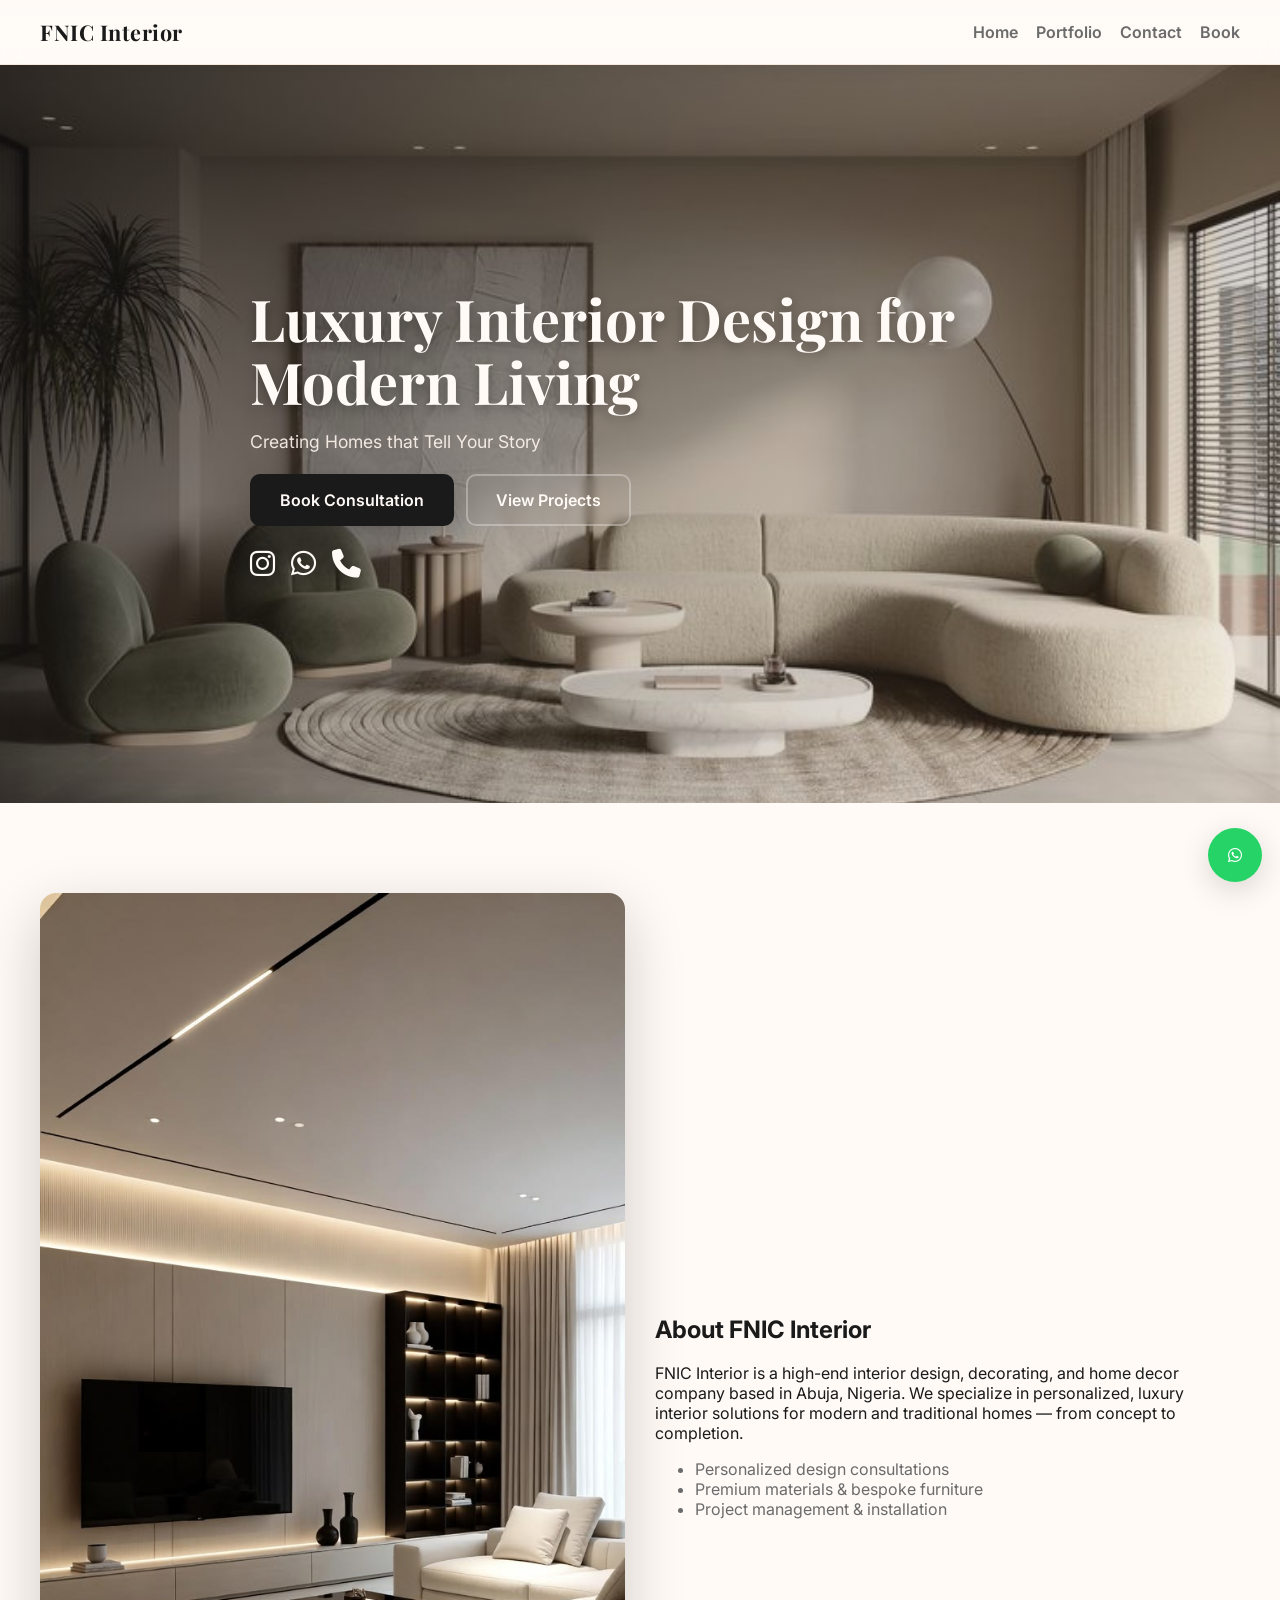
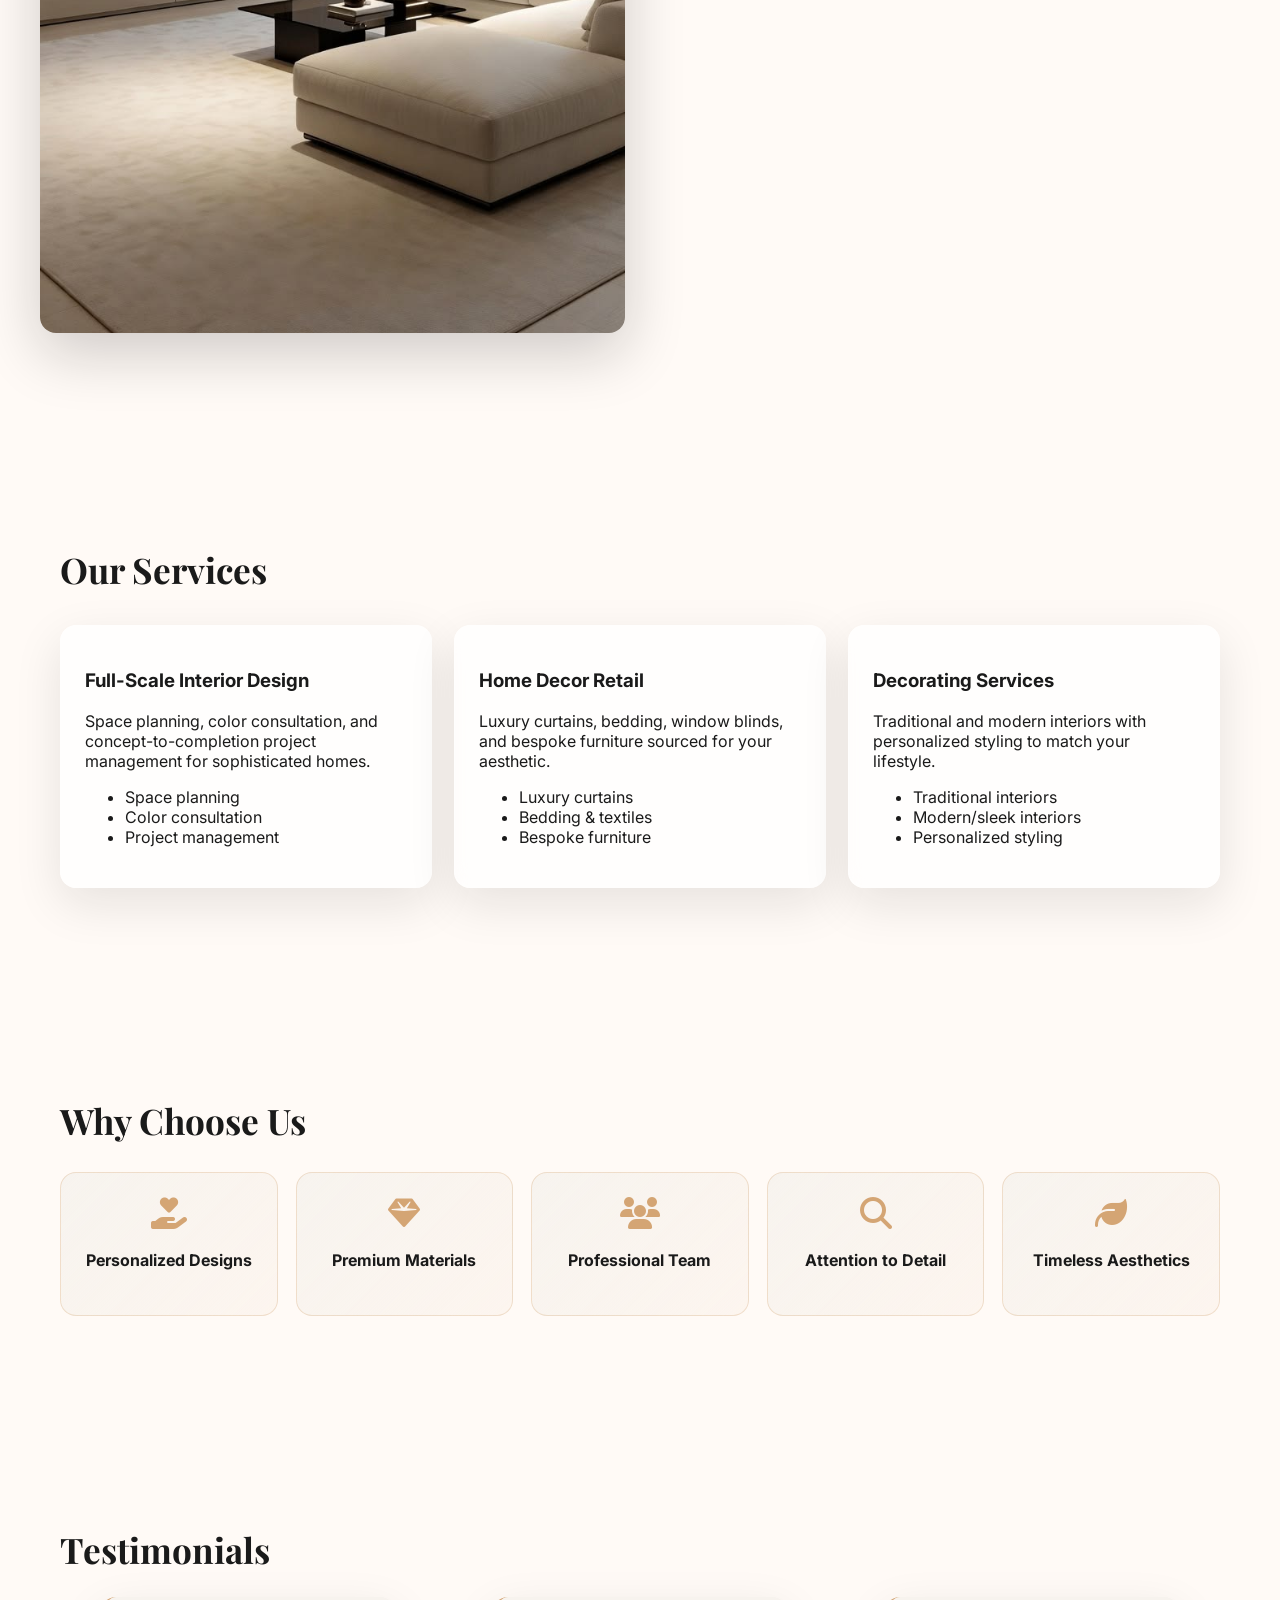
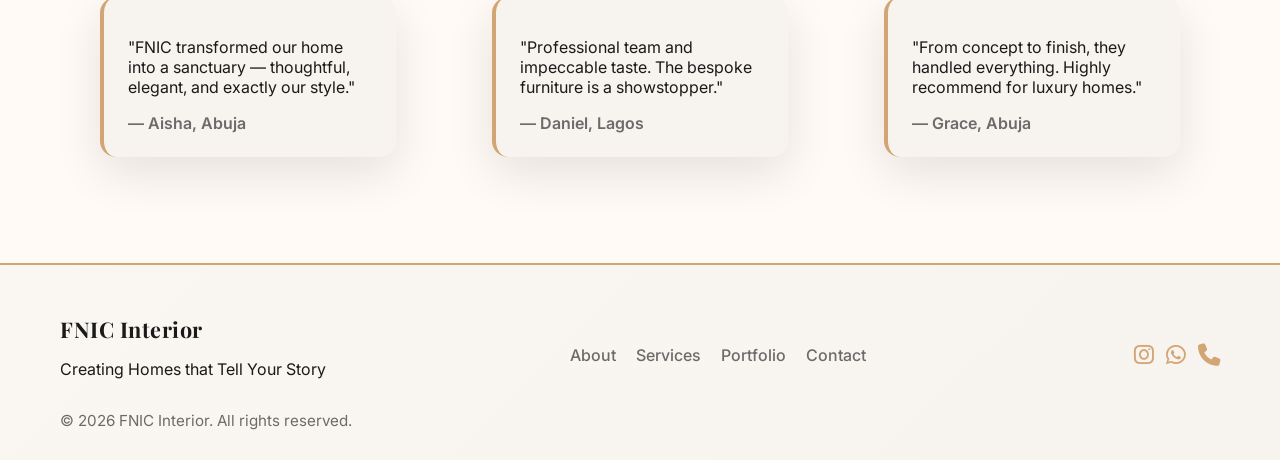
<file: index.html>
<!doctype html>
<html lang="en">
<head>
  <meta charset="utf-8" />
  <meta name="viewport" content="width=device-width, initial-scale=1" />
  <title>FNIC Interior — Creating Homes that Tell Your Story</title>
  <!-- Google Fonts -->
  <link href="https://fonts.googleapis.com/css2?family=Inter:wght@300;400;600&family=Playfair+Display:wght@400;600;700&display=swap" rel="stylesheet">
  <!-- Font Awesome -->
  <link rel="stylesheet" href="https://cdnjs.cloudflare.com/ajax/libs/font-awesome/6.4.0/css/all.min.css">
  <link rel="stylesheet" href="style.css">
  <script defer src="script.js"></script>
</head>
<body>
  <header class="site-header">
    <div class="container header-inner">
      <a class="brand" href="#">FNIC Interior</a>
      <nav class="nav" id="nav">
        <ul>
          <li><a href="index.html">Home</a></li>
          <li><a href="portfolio.html">Portfolio</a></li>
          <li><a href="contact.html">Contact</a></li>
          <li><a href="contact.html">Book</a></li>
        </ul>
      </nav>
      <button class="nav-toggle" aria-label="Toggle navigation" id="navToggle"><i class="fas fa-bars"></i></button>
    </div>
  </header>

  <main>
    <!-- Hero -->
    <section id="hero" class="hero" style="background-image:url('images/novint%201.jpeg')">
      <div class="hero-overlay"></div>
      <div class="container hero-inner">
        <div class="hero-content reveal">
          <h1>Luxury Interior Design for Modern Living</h1>
          <p class="tagline">Creating Homes that Tell Your Story</p>
          <div class="hero-cta">
            <a class="btn btn-primary" href="contact.html">Book Consultation</a>
            <a class="btn btn-ghost" href="portfolio.html">View Projects</a>
          </div>
          <div class="hero-socials">
            <a href="https://www.instagram.com/mfilker/" target="_blank"><i class="fab fa-instagram"></i></a>
            <a href="https://wa.me/2347032987509" target="_blank"><i class="fab fa-whatsapp"></i></a>
            <a href="tel:+2347032987509"><i class="fas fa-phone"></i></a>
          </div>
        </div>
      </div>
    </section>

    <!-- About -->
    <section id="about" class="section about container">
      <div class="about-grid">
        <div class="about-media reveal">
          <img src="images/novint2.jpeg" alt="Luxury interior">
        </div>
        <div class="about-content reveal">
          <h2>About FNIC Interior</h2>
          <p>FNIC Interior is a high-end interior design, decorating, and home decor company based in Abuja, Nigeria. We specialize in personalized, luxury interior solutions for modern and traditional homes — from concept to completion.</p>
          <ul class="about-list">
            <li>Personalized design consultations</li>
            <li>Premium materials & bespoke furniture</li>
            <li>Project management & installation</li>
          </ul>
        </div>
      </div>
    </section>

    <!-- Services -->
    <section id="services" class="section services">
      <div class="container">
        <h2 class="section-title reveal">Our Services</h2>
        <div class="services-grid">
          <article class="service-card reveal">
            <h3>Full-Scale Interior Design</h3>
            <p>Space planning, color consultation, and concept-to-completion project management for sophisticated homes.</p>
            <ul>
              <li>Space planning</li>
              <li>Color consultation</li>
              <li>Project management</li>
            </ul>
          </article>

          <article class="service-card reveal">
            <h3>Home Decor Retail</h3>
            <p>Luxury curtains, bedding, window blinds, and bespoke furniture sourced for your aesthetic.</p>
            <ul>
              <li>Luxury curtains</li>
              <li>Bedding & textiles</li>
              <li>Bespoke furniture</li>
            </ul>
          </article>

          <article class="service-card reveal">
            <h3>Decorating Services</h3>
            <p>Traditional and modern interiors with personalized styling to match your lifestyle.</p>
            <ul>
              <li>Traditional interiors</li>
              <li>Modern/sleek interiors</li>
              <li>Personalized styling</li>
            </ul>
          </article>
        </div>
      </div>
    </section>

    <!-- Portfolio link moved to separate page: portfolio.html -->

    <!-- Why Choose Us -->
    <section id="why" class="section why">
      <div class="container">
        <h2 class="section-title reveal">Why Choose Us</h2>
        <div class="why-grid">
          <div class="why-item reveal"><i class="fas fa-hand-holding-heart"></i><h4>Personalized Designs</h4></div>
          <div class="why-item reveal"><i class="fas fa-gem"></i><h4>Premium Materials</h4></div>
          <div class="why-item reveal"><i class="fas fa-users"></i><h4>Professional Team</h4></div>
          <div class="why-item reveal"><i class="fas fa-search"></i><h4>Attention to Detail</h4></div>
          <div class="why-item reveal"><i class="fas fa-leaf"></i><h4>Timeless Aesthetics</h4></div>
        </div>
      </div>
    </section>

    <!-- Testimonials -->
    <section id="testimonials" class="section testimonials">
      <div class="container">
        <h2 class="section-title reveal">Testimonials</h2>
        <div class="test-grid">
          <blockquote class="test-card reveal">
            <p>"FNIC transformed our home into a sanctuary — thoughtful, elegant, and exactly our style."</p>
            <footer>— Aisha, Abuja</footer>
          </blockquote>

          <blockquote class="test-card reveal">
            <p>"Professional team and impeccable taste. The bespoke furniture is a showstopper."</p>
            <footer>— Daniel, Lagos</footer>
          </blockquote>

          <blockquote class="test-card reveal">
            <p>"From concept to finish, they handled everything. Highly recommend for luxury homes."</p>
            <footer>— Grace, Abuja</footer>
          </blockquote>
        </div>
      </div>
    </section>

    <!-- Contact moved to separate page: contact.html -->
  </main>

  <!-- WhatsApp Floating Button -->
  <a class="whatsapp-fab" href="https://wa.me/2347032987509" target="_blank" aria-label="Chat on WhatsApp"><i class="fab fa-whatsapp"></i></a>

  <!-- Footer -->
  <footer class="site-footer">
    <div class="container footer-grid">
      <div>
        <a class="brand" href="#">FNIC Interior</a>
        <p class="muted">Creating Homes that Tell Your Story</p>
      </div>
      <div class="footer-links">
        <a href="#about">About</a>
        <a href="#services">Services</a>
        <a href="#portfolio">Portfolio</a>
        <a href="#contact">Contact</a>
      </div>
      <div class="socials">
        <a href="https://www.instagram.com/mfilker/" target="_blank"><i class="fab fa-instagram"></i></a>
        <a href="https://wa.me/2347032987509" target="_blank"><i class="fab fa-whatsapp"></i></a>
        <a href="tel:+2347032987509"><i class="fas fa-phone"></i></a>
      </div>
    </div>
    <div class="container copyright">© <span id="year"></span> FNIC Interior. All rights reserved.</div>
  </footer>
</body>
</html>
</file>
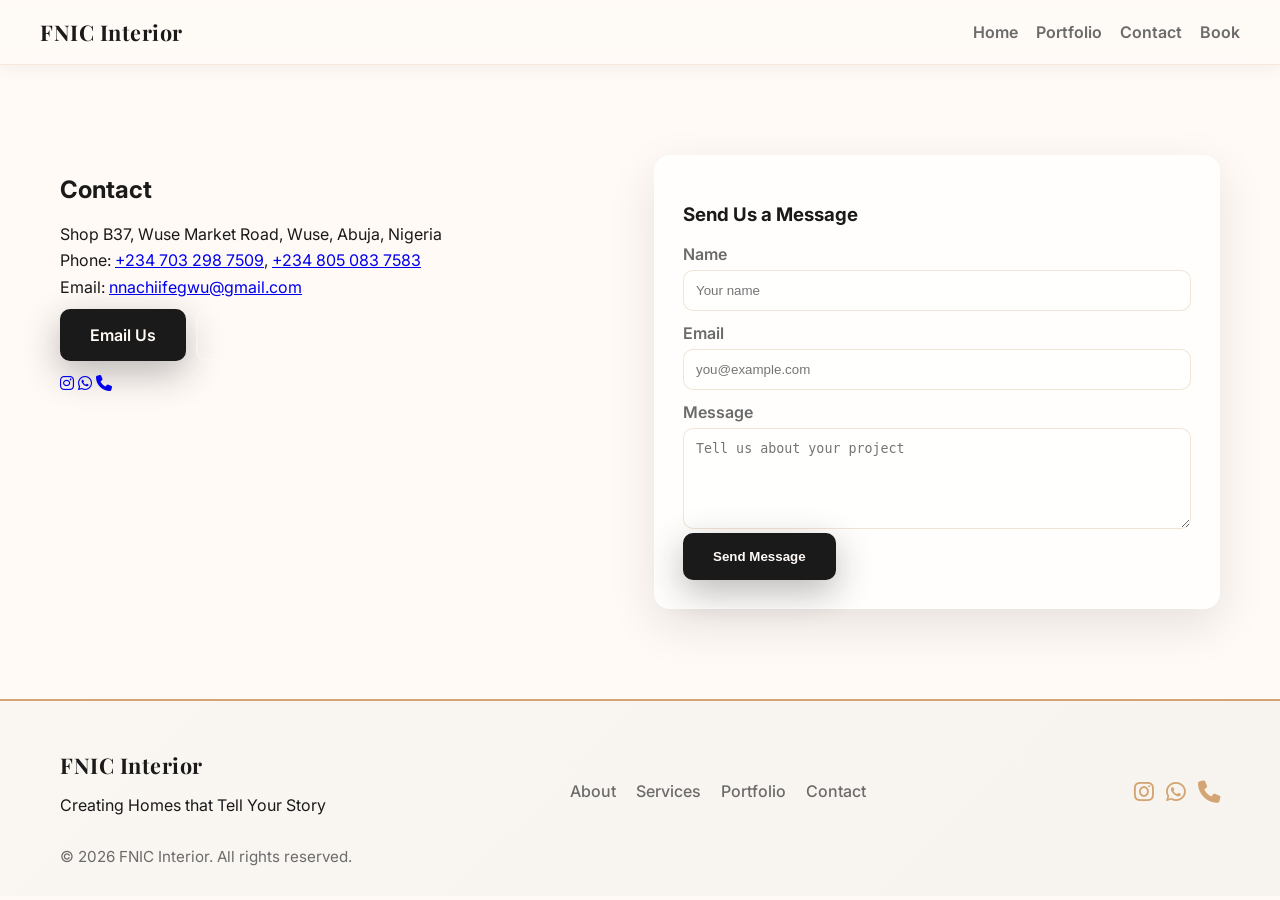
<file: contact.html>
<!doctype html>
<html lang="en">
<head>
  <meta charset="utf-8">
  <meta name="viewport" content="width=device-width, initial-scale=1">
  <title>Contact — FNIC Interior</title>
  <link href="https://fonts.googleapis.com/css2?family=Inter:wght@300;400;600&family=Playfair+Display:wght@400;600;700&display=swap" rel="stylesheet">
  <link rel="stylesheet" href="https://cdnjs.cloudflare.com/ajax/libs/font-awesome/6.4.0/css/all.min.css">
  <link rel="stylesheet" href="style.css">
  <script defer src="script.js"></script>
</head>
<body>
  <header class="site-header">
    <div class="container header-inner">
      <a class="brand" href="index.html">FNIC Interior</a>
      <nav class="nav">
        <ul>
          <li><a href="index.html">Home</a></li>
          <li><a href="portfolio.html">Portfolio</a></li>
          <li><a href="contact.html">Contact</a></li>
          <li><a href="contact.html">Book</a></li>
        </ul>
      </nav>
      <button class="nav-toggle" aria-label="Toggle navigation"><i class="fas fa-bars"></i></button>
    </div>
  </header>

  <main>
    <!-- Contact Section -->
    <section class="section contact">
      <div class="container contact-grid">
        <div class="contact-info">
          <h1>Contact</h1>
          <p>Shop B37, Wuse Market Road, Wuse, Abuja, Nigeria</p>
          <p>Phone: <a href="tel:+2347032987509">+234 703 298 7509</a>, <a href="tel:+2348050837583">+234 805 083 7583</a></p>
          <p>Email: <a href="mailto:nnachiifegwu@gmail.com">nnachiifegwu@gmail.com</a></p>
          <div class="contact-quick">
            <a class="btn btn-primary" href="mailto:nnachiifegwu@gmail.com">Email Us</a>
            <a class="btn btn-ghost" href="tel:+2347032987509">Call</a>
          </div>
          <div class="contact-socials">
            <a href="https://www.instagram.com/mfilker/" target="_blank"><i class="fab fa-instagram"></i></a>
            <a href="https://wa.me/2347032987509" target="_blank"><i class="fab fa-whatsapp"></i></a>
            <a href="tel:+2347032987509"><i class="fas fa-phone"></i></a>
          </div>
          <div class="map-wrap">
            <iframe title="FNIC Location" src="https://www.google.com/maps/embed?pb=!1m18!1m12!1m3!1d3966.1234567890123!2d7.4722!3d9.0765!2m3!1f0!2f0!3f0!3m2!1i1024!2i768!4f13.1!3m3!1m2!1s0x0%3A0x0!2zOsKwMDQnMDAnMCJOIDfCsDI4JzA2LjAiRQ!5e0!3m2!1sen!2sng!4v0000000000000" loading="lazy"></iframe>
          </div>
        </div>

        <form class="contact-form" id="contactForm">
          <h3>Send Us a Message</h3>
          <label for="name">Name</label>
          <input id="name" name="name" type="text" placeholder="Your name" required>
          <label for="email">Email</label>
          <input id="email" name="email" type="email" placeholder="you@example.com" required>
          <label for="message">Message</label>
          <textarea id="message" name="message" rows="5" placeholder="Tell us about your project" required></textarea>
          <button class="btn btn-primary" type="submit">Send Message</button>
        </form>
      </div>
    </section>
  </main>

  <footer class="site-footer">
    <div class="container footer-grid">
      <div>
        <a class="brand" href="index.html">FNIC Interior</a>
        <p class="muted">Creating Homes that Tell Your Story</p>
      </div>
      <div class="footer-links">
        <a href="index.html#about">About</a>
        <a href="index.html#services">Services</a>
        <a href="portfolio.html">Portfolio</a>
        <a href="contact.html">Contact</a>
      </div>
      <div class="socials">
        <a href="https://www.instagram.com/mfilker/" target="_blank"><i class="fab fa-instagram"></i></a>
        <a href="https://wa.me/2347032987509" target="_blank"><i class="fab fa-whatsapp"></i></a>
        <a href="tel:+2347032987509"><i class="fas fa-phone"></i></a>
      </div>
    </div>
    <div class="container copyright">© <span id="year"></span> FNIC Interior. All rights reserved.</div>
  </footer>
</body>
</html>
</file>
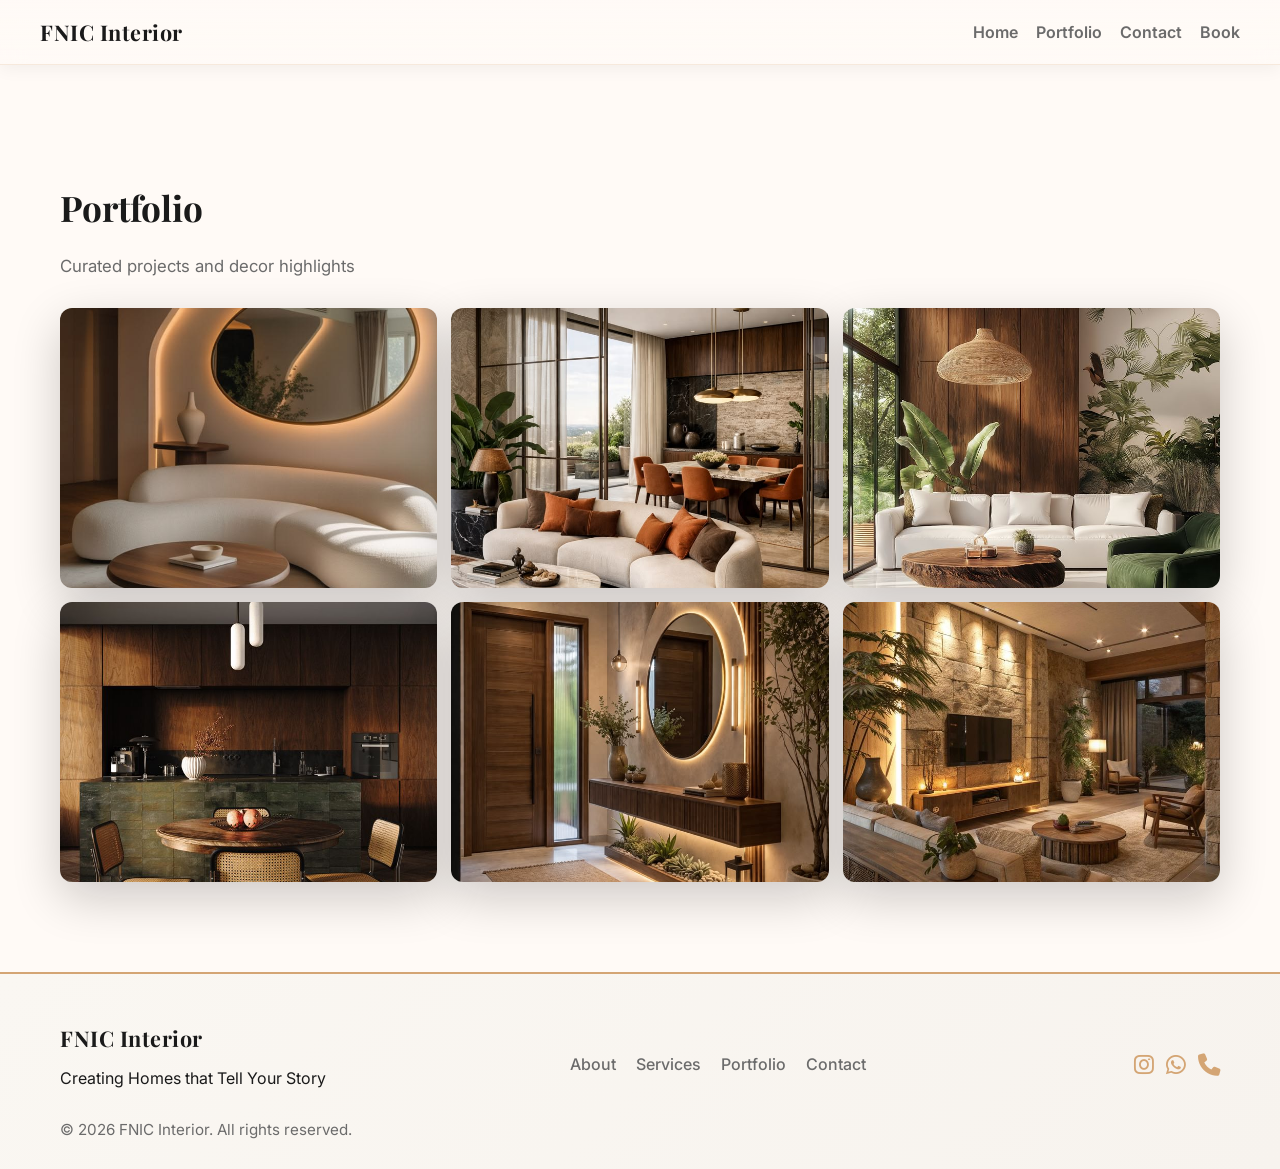
<file: portfolio.html>
<!doctype html>
<html lang="en">
<head>
  <meta charset="utf-8">
  <meta name="viewport" content="width=device-width, initial-scale=1">
  <title>Portfolio — FNIC Interior</title>
  <link href="https://fonts.googleapis.com/css2?family=Inter:wght@300;400;600&family=Playfair+Display:wght@400;600;700&display=swap" rel="stylesheet">
  <link rel="stylesheet" href="https://cdnjs.cloudflare.com/ajax/libs/font-awesome/6.4.0/css/all.min.css">
  <link rel="stylesheet" href="style.css">
  <script defer src="script.js"></script>
</head>
<body>
  <header class="site-header">
    <div class="container header-inner">
      <a class="brand" href="index.html">FNIC Interior</a>
      <nav class="nav">
        <ul>
          <li><a href="index.html">Home</a></li>
          <li><a href="portfolio.html">Portfolio</a></li>
          <li><a href="contact.html">Contact</a></li>
          <li><a href="contact.html">Book</a></li>
        </ul>
      </nav>
      <button class="nav-toggle" aria-label="Toggle navigation"><i class="fas fa-bars"></i></button>
    </div>
  </header>

  <main>
    <section class="section portfolio">
      <div class="container">
        <h1 class="section-title">Portfolio</h1>
        <p class="section-sub">Curated projects and decor highlights</p>
        <div class="portfolio-grid">
          <div class="port-item"><img src="images/novint3.jpeg" alt="Modern Living Room"></div>
          <div class="port-item"><img src="images/novint4.jpeg" alt="Elegant Bedroom"></div>
          <div class="port-item"><img src="images/novint6.jpeg" alt="Contemporary Minimalist"></div>
          <div class="port-item"><img src="images/novint7.jpeg" alt="Luxury Dining Space"></div>
          <div class="port-item"><img src="images/novint8.jpeg" alt="Design Detail"></div>
          <div class="port-item"><img src="images/novint9.jpeg" alt="Cozy Interior"></div>
        </div>
      </div>
    </section>
  </main>

  <footer class="site-footer">
    <div class="container footer-grid">
      <div>
        <a class="brand" href="index.html">FNIC Interior</a>
        <p class="muted">Creating Homes that Tell Your Story</p>
      </div>
      <div class="footer-links">
        <a href="index.html#about">About</a>
        <a href="index.html#services">Services</a>
        <a href="portfolio.html">Portfolio</a>
        <a href="contact.html">Contact</a>
      </div>
      <div class="socials">
        <a href="https://www.instagram.com/mfilker/" target="_blank"><i class="fab fa-instagram"></i></a>
        <a href="https://wa.me/2347032987509" target="_blank"><i class="fab fa-whatsapp"></i></a>
        <a href="tel:+2347032987509"><i class="fas fa-phone"></i></a>
      </div>
    </div>
    <div class="container copyright">© <span id="year"></span> FNIC Interior. All rights reserved.</div>
  </footer>
</body>
</html>
</file>
<file: style.css>
/* FNIC Interior — style.css
   Clean, minimal, luxurious palette with glassmorphism and smooth animations
*/

:root{
  --beige: #d9cdb6;
  --cream: #f7f3ee;
  --warm-white: #fffaf6;
  --soft-black: #1a1a1a;
  --gold: #d4a574;
  --gold-dark: #9d7e4f;
  --muted: #6b6b6b;
  --glass: rgba(255,255,255,0.75);
  --glass-2: rgba(19,19,19,0.06);
  --radius: 16px;
}

*{box-sizing:border-box}
html{scroll-behavior:smooth}
body{
  font-family: "Inter", system-ui, -apple-system, "Segoe UI", Roboto, "Helvetica Neue", Arial;
  color:var(--soft-black);
  background:var(--warm-white);
  margin:0;
  -webkit-font-smoothing:antialiased;
  -moz-osx-font-smoothing:grayscale;
}

.container{max-width:1200px;margin:0 auto;padding:0 20px}

/* Header */
.site-header{position:sticky;top:0;background:linear-gradient(180deg, rgba(255,250,246,0.95), rgba(255,250,246,0.8));backdrop-filter: blur(12px);z-index:50;border-bottom:1px solid rgba(212,165,116,0.2);box-shadow:0 4px 16px rgba(0,0,0,0.05)}
.header-inner{display:flex;align-items:center;justify-content:space-between;padding:18px 0}
.brand{font-family: 'Playfair Display', serif;font-size:1.35rem;color:var(--soft-black);text-decoration:none;font-weight:700;letter-spacing:.5px}
.nav ul{display:flex;gap:18px;list-style:none;margin:0;padding:0}
.nav a{color:var(--muted);text-decoration:none;font-weight:600;transition:all .3s ease;position:relative}
.nav a:hover{color:var(--gold)}
.nav-toggle{display:none;border:0;background:none;font-size:1.1rem}

/* Hero */
.hero{min-height:82vh;display:flex;align-items:center;position:relative;background-size:cover;background-position:center;color:var(--warm-white)}
.hero-overlay{position:absolute;inset:0;background:linear-gradient(135deg, rgba(26,26,26,0.5), rgba(212,165,116,0.15));}
.hero-inner{position:relative;z-index:2;padding:80px 0}
.hero-content{max-width:780px}
.hero h1{font-family: 'Playfair Display', serif;font-size:3.6rem;margin:0 0 12px;color:var(--warm-white);line-height:1.1;font-weight:700;text-shadow:0 4px 12px rgba(0,0,0,0.3)}
.tagline{color:rgba(255,245,238,0.9);margin-bottom:22px;font-size:1.1rem}
.hero-cta{display:flex;gap:12px}
.hero-socials{display:flex;gap:16px;margin-top:20px}
.hero-socials a{color:var(--warm-white);font-size:1.8rem;text-decoration:none;transition:all .3s ease;filter:drop-shadow(0 2px 8px rgba(0,0,0,0.3))}
.hero-socials a:hover{transform:scale(1.2) translateY(-3px);color:var(--gold);filter:drop-shadow(0 4px 12px rgba(212,165,116,0.5))}
.btn{display:inline-flex;align-items:center;gap:10px;padding:14px 28px;border-radius:10px;text-decoration:none;font-weight:600;transition:all .3s cubic-bezier(.2,.9,.2,1)}
.btn-primary{background:var(--soft-black);color:var(--warm-white);box-shadow:0 12px 36px rgba(26,26,26,0.3);border:2px solid var(--soft-black)}
.btn-primary:hover{background:var(--gold);color:var(--soft-black);transform:translateY(-2px);box-shadow:0 16px 48px rgba(212,165,116,0.4)}
.btn-ghost{background:transparent;border:2px solid rgba(255,255,255,0.3);color:var(--warm-white);backdrop-filter:blur(4px)}
.btn-ghost:hover{border-color:var(--gold);color:var(--gold);background:rgba(212,165,116,0.1)}

/* Sections */
.section{padding:90px 0}
.section-title{font-family:'Playfair Display', serif;font-size:2.2rem;margin-bottom:8px;color:var(--soft-black);font-weight:700;position:relative;display:inline-block}\n.section-title::after{content:'';position:absolute;bottom:-8px;left:0;width:60px;height:3px;background:var(--gold)}
.section-sub{color:var(--muted);margin-bottom:32px;font-size:1.05rem}

/* About */
.about-grid{display:grid;grid-template-columns:1fr 1fr;gap:30px;align-items:center}
.about-media img{width:100%;height:auto;border-radius:var(--radius);box-shadow:0 20px 60px rgba(15,15,15,0.2);transition:all .3s ease}
.about-media img:hover{transform:scale(1.02);box-shadow:0 24px 80px rgba(212,165,116,0.3)}
.about-list{margin-top:12px;color:var(--muted)}

/* Services */
.services-grid{display:grid;grid-template-columns:repeat(3,1fr);gap:22px;margin-top:24px}
.service-card{background:var(--glass);padding:24px;border-radius:var(--radius);backdrop-filter: blur(12px);box-shadow:0 16px 48px rgba(18,18,18,0.1);border:1px solid rgba(255,255,255,0.2);transition:all .4s ease}
.service-card:hover{transform:translateY(-8px);box-shadow:0 24px 64px rgba(212,165,116,0.25);border-color:var(--gold)}

/* Portfolio */
.portfolio-grid{display:grid;grid-template-columns:repeat(3,1fr);gap:14px;margin-top:20px}
.port-item img{width:100%;height:280px;object-fit:cover;border-radius:12px;display:block;transition:all .6s cubic-bezier(.2,.9,.2,1);box-shadow:0 16px 48px rgba(12,12,12,0.2)}
.port-item img:hover{transform:scale(1.08) rotate(1deg);box-shadow:0 24px 72px rgba(212,165,116,0.35)}

/* Why */
.why-grid{display:grid;grid-template-columns:repeat(5,1fr);gap:18px;margin-top:20px}
.why-item{background:linear-gradient(135deg, var(--cream) 0%, rgba(212,165,116,0.05) 100%);padding:24px;border-radius:var(--radius);text-align:center;border:1px solid rgba(212,165,116,0.3);transition:all .3s ease}
.why-item:hover{border-color:var(--gold);box-shadow:0 12px 36px rgba(212,165,116,0.25);transform:translateY(-6px)}
.why-item i{font-size:2rem;color:var(--gold);margin-bottom:12px;display:block}

/* Testimonials */
.test-grid{display:grid;grid-template-columns:repeat(3,1fr);gap:16px}
.test-card{background:var(--cream);padding:24px;border-radius:var(--radius);box-shadow:0 16px 48px rgba(12,12,12,0.1);border-left:4px solid var(--gold);transition:all .3s ease}
.test-card:hover{box-shadow:0 20px 60px rgba(212,165,116,0.2);transform:translateY(-4px)}
.test-card footer{margin-top:10px;color:var(--muted);font-weight:600}

/* Contact */
.contact-grid{display:grid;grid-template-columns:1fr 1fr;gap:28px;align-items:start}
.contact-info p{margin:.4rem 0}
.contact-quick{display:flex;gap:10px;margin:12px 0}\n.contact-socials{display:flex;gap:16px;margin-top:20px}\n.contact-socials a{color:var(--gold);font-size:1.6rem;text-decoration:none;transition:all .3s ease}\n.contact-socials a:hover{color:var(--gold-dark);transform:scale(1.2) translateY(-2px)}
.map-wrap iframe{width:100%;height:200px;border:0;border-radius:10px}
.contact-form{background:var(--glass);padding:28px;border-radius:var(--radius);backdrop-filter: blur(6px);border:1px solid rgba(255,255,255,0.3);box-shadow:0 16px 48px rgba(0,0,0,0.1)}
.contact-form label{display:block;margin-top:12px;color:var(--muted);font-weight:600}
.contact-form input,.contact-form textarea{width:100%;padding:12px;border-radius:10px;border:1px solid rgba(212,165,116,0.3);margin-top:6px;background:rgba(255,255,255,0.5);transition:all .3s ease}
.contact-form input:focus,.contact-form textarea:focus{outline:none;border-color:var(--gold);background:rgba(255,255,255,0.9);box-shadow:0 0 0 3px rgba(212,165,116,0.1)}

/* Footer */
.site-footer{background:linear-gradient(135deg, #faf7f2 0%, var(--cream) 100%);padding:50px 0 30px;border-top:2px solid var(--gold)}
.footer-grid{display:flex;align-items:center;justify-content:space-between;gap:20px}
.footer-links a{margin-right:16px;color:var(--muted);text-decoration:none;font-weight:500;transition:all .3s ease;position:relative}\n.footer-links a::after{content:'';position:absolute;bottom:-2px;left:0;width:0;height:2px;background:var(--gold);transition:width .3s ease}\n.footer-links a:hover::after{width:100%}\n.footer-links a:hover{color:var(--gold)}
.socials a{margin-left:8px;color:var(--gold);font-size:1.4rem;text-decoration:none;transition:transform .3s ease, color .3s ease}
.socials a:hover{transform:scale(1.25) rotate(5deg);color:var(--gold-dark)}
.copyright{margin-top:16px;color:var(--muted);font-size:.95rem}

/* WhatsApp FAB */
.whatsapp-fab{position:fixed;right:18px;bottom:18px;background:#25D366;color:white;width:54px;height:54px;border-radius:50%;display:flex;align-items:center;justify-content:center;box-shadow:0 8px 30px rgba(0,0,0,0.15);z-index:80;text-decoration:none}

/* Reveal animation */
.reveal{opacity:0;transform:translateY(24px);transition:opacity .8s cubic-bezier(.17,.55,.55,1),transform .8s cubic-bezier(.17,.55,.55,1)}
.reveal.active{opacity:1;transform:none}

/* Responsive */
@media (max-width:992px){
  .services-grid{grid-template-columns:1fr 1fr}
  .portfolio-grid{grid-template-columns:repeat(2,1fr)}
  .why-grid{grid-template-columns:repeat(3,1fr)}
  .about-grid{grid-template-columns:1fr}
  .contact-grid{grid-template-columns:1fr}
}
@media (max-width:640px){
  .nav ul{display:none}
  .nav-toggle{display:block}
  .hero h1{font-size:2rem}
  .services-grid{grid-template-columns:1fr}
  .portfolio-grid{grid-template-columns:1fr}
  .why-grid{grid-template-columns:repeat(2,1fr)}
  .test-grid{grid-template-columns:1fr}
  .header-inner{padding:12px 0}
}
</file>
